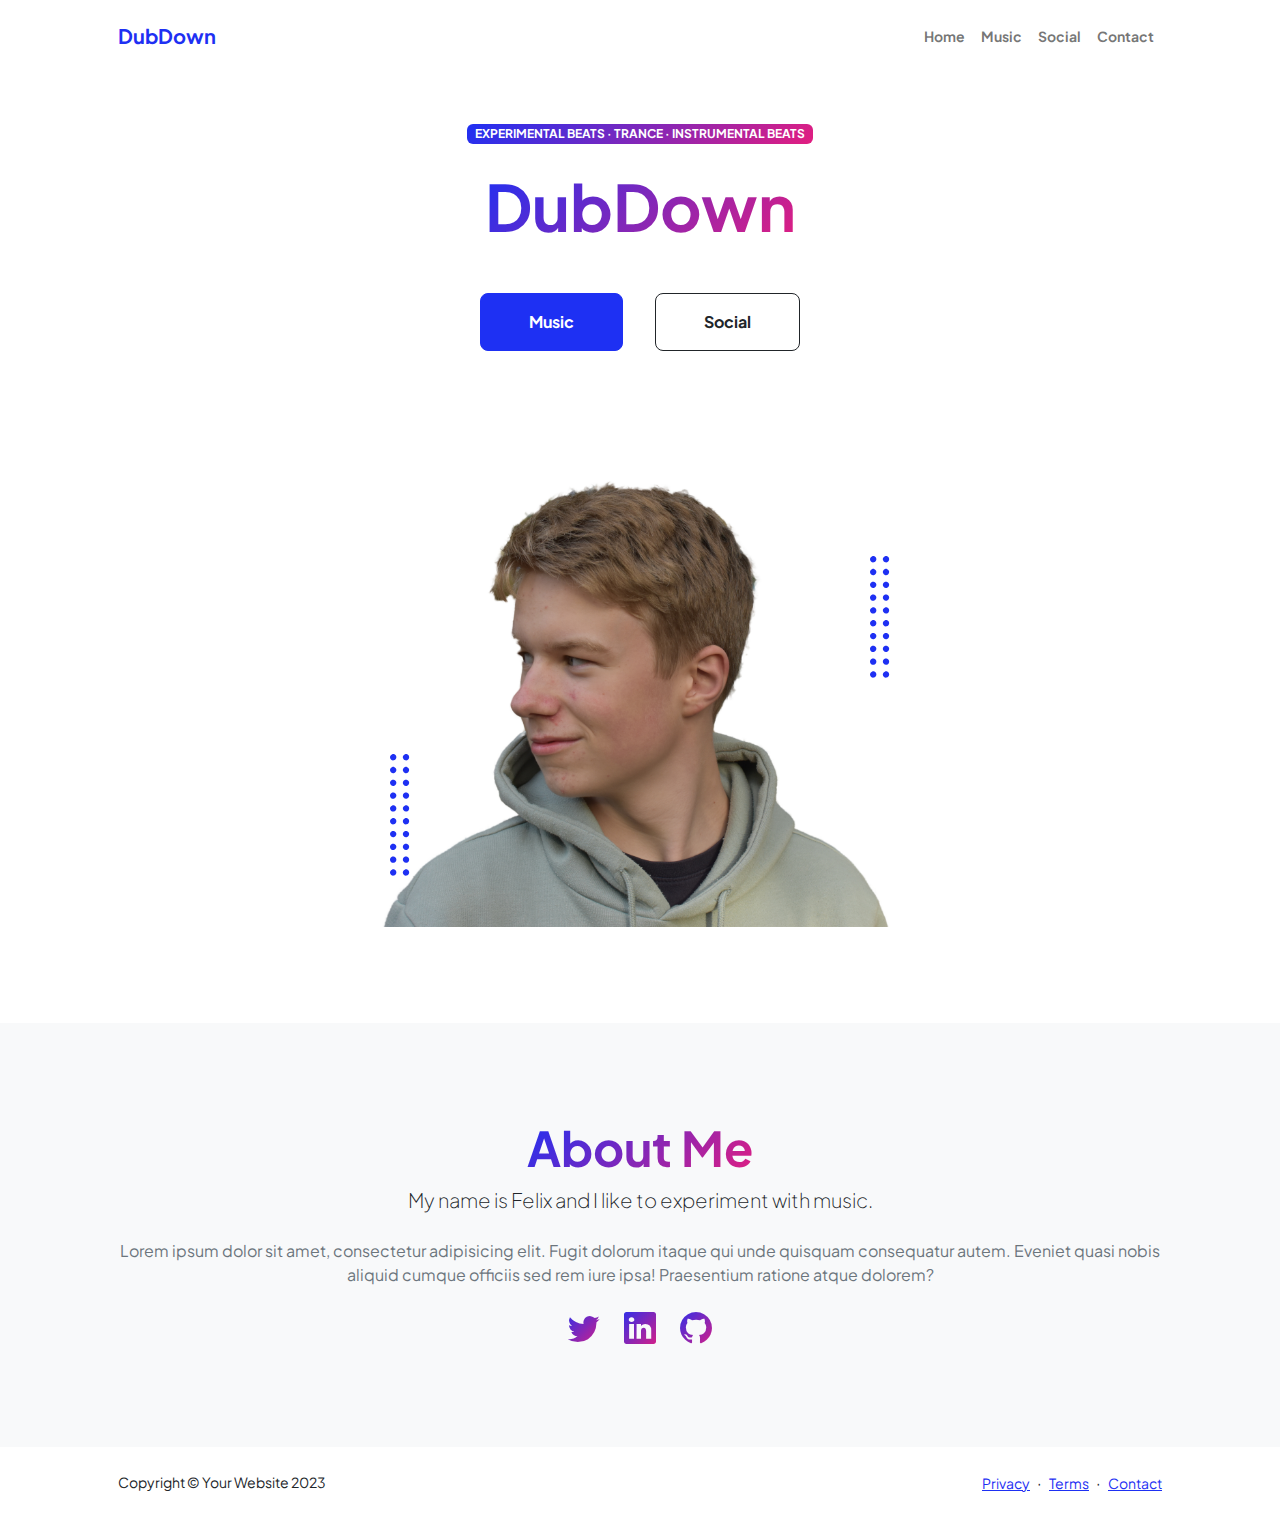
<file: music/artist/dubdown/index.html>
<!DOCTYPE html>
<html lang="en">
    <head>
        <meta charset="utf-8" />
        <meta name="viewport" content="width=device-width, initial-scale=1, shrink-to-fit=no" />
        <meta name="description" content="" />
        <meta name="author" content="" />
        <title>DubDown - Music Producer</title>
        <!-- Favicon-->
        <link rel="icon" type="image/x-icon" href="assets/favicon.ico" />
        <!-- Custom Google font-->
        <link rel="preconnect" href="https://fonts.googleapis.com" />
        <link rel="preconnect" href="https://fonts.gstatic.com" crossorigin />
        <link href="https://fonts.googleapis.com/css2?family=Plus+Jakarta+Sans:wght@100;200;300;400;500;600;700;800;900&amp;display=swap" rel="stylesheet" />
        <!-- Bootstrap icons-->
        <link href="https://cdn.jsdelivr.net/npm/bootstrap-icons@1.8.1/font/bootstrap-icons.css" rel="stylesheet" />
        <!-- Core theme CSS (includes Bootstrap)-->
        <link href="css/styles.css" rel="stylesheet" />
    </head>
    <body class="d-flex flex-column h-100">
        <main class="flex-shrink-0">
            <!-- Navigation-->
            <nav class="navbar navbar-expand-lg navbar-light bg-white py-3">
                <div class="container px-5">
                    <a class="navbar-brand" href="index.html"><span class="fw-bolder text-primary">DubDown</span></a>
                    <button class="navbar-toggler" type="button" data-bs-toggle="collapse" data-bs-target="#navbarSupportedContent" aria-controls="navbarSupportedContent" aria-expanded="false" aria-label="Toggle navigation"><span class="navbar-toggler-icon"></span></button>
                    <div class="collapse navbar-collapse" id="navbarSupportedContent">
                        <ul class="navbar-nav ms-auto mb-2 mb-lg-0 small fw-bolder">
                            <li class="nav-item"><a class="nav-link" href="index.html">Home</a></li>
                            <li class="nav-item"><a class="nav-link" href="music.html">Music</a></li>
                            <li class="nav-item"><a class="nav-link" href="social.html">Social</a></li>
                            <li class="nav-item"><a class="nav-link" href="contact.html">Contact</a></li>
                        </ul>
                    </div>
                </div>
            </nav>
            <!-- Header-->
            <header class="py-5">
                <div class="container px-5 pb-5">
                    <div class="row gx-5 align-items-center">
                        <div class="col-xxl-5">
                            <!-- Header text content-->
                            <div class="text-center text-xxl-start">
                                <div class="badge bg-gradient-primary-to-secondary text-white mb-4"><div class="text-uppercase">Experimental Beats &middot; Trance &middot; Instrumental Beats</div></div>
                                <h1 class="display-3 fw-bolder mb-5"><span class="text-gradient d-inline">DubDown</span></h1>
                                <div class="d-grid gap-3 d-sm-flex justify-content-sm-center justify-content-xxl-start mb-3">
                                    <a class="btn btn-primary btn-lg px-5 py-3 me-sm-3 fs-6 fw-bolder" href="music.html">Music</a>
                                    <a class="btn btn-outline-dark btn-lg px-5 py-3 fs-6 fw-bolder" href="social.html">Social</a>
                                </div>
                            </div>
                        </div>
                        <div class="col-xxl-7">
                            <!-- Header profile picture-->
                            <div class="d-flex justify-content-center mt-5 mt-xxl-0">
                                <div class="profile bg-gradient-primary-to-secondary">
                                    <!-- TIP: For best results, use a photo with a transparent background like the demo example below-->
                                    <!-- Watch a tutorial on how to do this on YouTube (link)-->
                                    <img class="profile-img" src="assets/avatar.jpg" alt="..." />
                                    <div class="dots-1">
                                        <!-- SVG Dots-->
                                        <svg version="1.1" xmlns="http://www.w3.org/2000/svg" xmlns:xlink="http://www.w3.org/1999/xlink" x="0px" y="0px" viewBox="0 0 191.6 1215.4" style="enable-background: new 0 0 191.6 1215.4" xml:space="preserve">
                                            <g transform="translate(0.000000,1280.000000) scale(0.100000,-0.100000)">
                                                <path d="M227.7,12788.6c-105-35-200-141-222-248c-43-206,163-412,369-369c155,32,275,190,260,339c-11,105-90,213-190,262        C383.7,12801.6,289.7,12808.6,227.7,12788.6z"></path>
                                                <path d="M1507.7,12788.6c-151-50-253-216-222-362c25-119,136-230,254-255c194-41,395,142,375,339c-11,105-90,213-190,262        C1663.7,12801.6,1569.7,12808.6,1507.7,12788.6z"></path>
                                                <path d="M227.7,11508.6c-105-35-200-141-222-248c-43-206,163-412,369-369c155,32,275,190,260,339c-11,105-90,213-190,262        C383.7,11521.6,289.7,11528.6,227.7,11508.6z"></path>
                                                <path d="M1507.7,11508.6c-151-50-253-216-222-362c25-119,136-230,254-255c194-41,395,142,375,339c-11,105-90,213-190,262        C1663.7,11521.6,1569.7,11528.6,1507.7,11508.6z"></path>
                                                <path d="M227.7,10228.6c-105-35-200-141-222-248c-43-206,163-412,369-369c155,32,275,190,260,339c-11,105-90,213-190,262        C383.7,10241.6,289.7,10248.6,227.7,10228.6z"></path>
                                                <path d="M1507.7,10228.6c-105-35-200-141-222-248c-43-206,163-412,369-369c155,32,275,190,260,339c-11,105-90,213-190,262        C1663.7,10241.6,1569.7,10248.6,1507.7,10228.6z"></path>
                                                <path d="M227.7,8948.6c-105-35-200-141-222-248c-43-206,163-412,369-369c155,32,275,190,260,339c-11,105-90,213-190,262        C383.7,8961.6,289.7,8968.6,227.7,8948.6z"></path>
                                                <path d="M1507.7,8948.6c-105-35-200-141-222-248c-43-206,163-412,369-369c155,32,275,190,260,339c-11,105-90,213-190,262        C1663.7,8961.6,1569.7,8968.6,1507.7,8948.6z"></path>
                                                <path d="M227.7,7668.6c-105-35-200-141-222-248c-43-206,163-412,369-369c155,32,275,190,260,339c-11,105-90,213-190,262        C383.7,7681.6,289.7,7688.6,227.7,7668.6z"></path>
                                                <path d="M1507.7,7668.6c-105-35-200-141-222-248c-43-206,163-412,369-369c155,32,275,190,260,339c-11,105-90,213-190,262        C1663.7,7681.6,1569.7,7688.6,1507.7,7668.6z"></path>
                                                <path d="M227.7,6388.6c-105-35-200-141-222-248c-43-206,163-412,369-369c155,32,275,190,260,339c-11,105-90,213-190,262        C383.7,6401.6,289.7,6408.6,227.7,6388.6z"></path>
                                                <path d="M1507.7,6388.6c-105-35-200-141-222-248c-43-206,163-412,369-369c155,32,275,190,260,339c-11,105-90,213-190,262        C1663.7,6401.6,1569.7,6408.6,1507.7,6388.6z"></path>
                                                <path d="M227.7,5108.6c-105-35-200-141-222-248c-43-206,163-412,369-369c155,32,275,190,260,339c-11,105-90,213-190,262        C383.7,5121.6,289.7,5128.6,227.7,5108.6z"></path>
                                                <path d="M1507.7,5108.6c-105-35-200-141-222-248c-43-206,163-412,369-369c155,32,275,190,260,339c-11,105-90,213-190,262        C1663.7,5121.6,1569.7,5128.6,1507.7,5108.6z"></path>
                                                <path d="M227.7,3828.6c-105-35-200-141-222-248c-43-206,163-412,369-369c155,32,275,190,260,339c-11,105-90,213-190,262        C383.7,3841.6,289.7,3848.6,227.7,3828.6z"></path>
                                                <path d="M1507.7,3828.6c-105-35-200-141-222-248c-43-206,163-412,369-369c155,32,275,190,260,339c-11,105-90,213-190,262        C1663.7,3841.6,1569.7,3848.6,1507.7,3828.6z"></path>
                                                <path d="M227.7,2548.6c-105-35-200-141-222-248c-43-206,163-412,369-369c155,32,275,190,260,339c-11,105-90,213-190,262        C383.7,2561.6,289.7,2568.6,227.7,2548.6z"></path>
                                                <path d="M1507.7,2548.6c-105-35-200-141-222-248c-43-206,163-412,369-369c155,32,275,190,260,339c-11,105-90,213-190,262        C1663.7,2561.6,1569.7,2568.6,1507.7,2548.6z"></path>
                                                <path d="M227.7,1268.6c-105-35-200-141-222-248c-43-206,163-412,369-369c155,32,275,190,260,339c-11,105-90,213-190,262        C383.7,1281.6,289.7,1288.6,227.7,1268.6z"></path>
                                                <path d="M1507.7,1268.6c-105-35-200-141-222-248c-43-206,163-412,369-369c155,32,275,190,260,339c-11,105-90,213-190,262        C1663.7,1281.6,1569.7,1288.6,1507.7,1268.6z"></path>
                                            </g>
                                        </svg>
                                        <!-- END of SVG dots-->
                                    </div>
                                    <div class="dots-2">
                                        <!-- SVG Dots-->
                                        <svg version="1.1" xmlns="http://www.w3.org/2000/svg" xmlns:xlink="http://www.w3.org/1999/xlink" x="0px" y="0px" viewBox="0 0 191.6 1215.4" style="enable-background: new 0 0 191.6 1215.4" xml:space="preserve">
                                            <g transform="translate(0.000000,1280.000000) scale(0.100000,-0.100000)">
                                                <path d="M227.7,12788.6c-105-35-200-141-222-248c-43-206,163-412,369-369c155,32,275,190,260,339c-11,105-90,213-190,262        C383.7,12801.6,289.7,12808.6,227.7,12788.6z"></path>
                                                <path d="M1507.7,12788.6c-151-50-253-216-222-362c25-119,136-230,254-255c194-41,395,142,375,339c-11,105-90,213-190,262        C1663.7,12801.6,1569.7,12808.6,1507.7,12788.6z"></path>
                                                <path d="M227.7,11508.6c-105-35-200-141-222-248c-43-206,163-412,369-369c155,32,275,190,260,339c-11,105-90,213-190,262        C383.7,11521.6,289.7,11528.6,227.7,11508.6z"></path>
                                                <path d="M1507.7,11508.6c-151-50-253-216-222-362c25-119,136-230,254-255c194-41,395,142,375,339c-11,105-90,213-190,262        C1663.7,11521.6,1569.7,11528.6,1507.7,11508.6z"></path>
                                                <path d="M227.7,10228.6c-105-35-200-141-222-248c-43-206,163-412,369-369c155,32,275,190,260,339c-11,105-90,213-190,262        C383.7,10241.6,289.7,10248.6,227.7,10228.6z"></path>
                                                <path d="M1507.7,10228.6c-105-35-200-141-222-248c-43-206,163-412,369-369c155,32,275,190,260,339c-11,105-90,213-190,262        C1663.7,10241.6,1569.7,10248.6,1507.7,10228.6z"></path>
                                                <path d="M227.7,8948.6c-105-35-200-141-222-248c-43-206,163-412,369-369c155,32,275,190,260,339c-11,105-90,213-190,262        C383.7,8961.6,289.7,8968.6,227.7,8948.6z"></path>
                                                <path d="M1507.7,8948.6c-105-35-200-141-222-248c-43-206,163-412,369-369c155,32,275,190,260,339c-11,105-90,213-190,262        C1663.7,8961.6,1569.7,8968.6,1507.7,8948.6z"></path>
                                                <path d="M227.7,7668.6c-105-35-200-141-222-248c-43-206,163-412,369-369c155,32,275,190,260,339c-11,105-90,213-190,262        C383.7,7681.6,289.7,7688.6,227.7,7668.6z"></path>
                                                <path d="M1507.7,7668.6c-105-35-200-141-222-248c-43-206,163-412,369-369c155,32,275,190,260,339c-11,105-90,213-190,262        C1663.7,7681.6,1569.7,7688.6,1507.7,7668.6z"></path>
                                                <path d="M227.7,6388.6c-105-35-200-141-222-248c-43-206,163-412,369-369c155,32,275,190,260,339c-11,105-90,213-190,262        C383.7,6401.6,289.7,6408.6,227.7,6388.6z"></path>
                                                <path d="M1507.7,6388.6c-105-35-200-141-222-248c-43-206,163-412,369-369c155,32,275,190,260,339c-11,105-90,213-190,262        C1663.7,6401.6,1569.7,6408.6,1507.7,6388.6z"></path>
                                                <path d="M227.7,5108.6c-105-35-200-141-222-248c-43-206,163-412,369-369c155,32,275,190,260,339c-11,105-90,213-190,262        C383.7,5121.6,289.7,5128.6,227.7,5108.6z"></path>
                                                <path d="M1507.7,5108.6c-105-35-200-141-222-248c-43-206,163-412,369-369c155,32,275,190,260,339c-11,105-90,213-190,262        C1663.7,5121.6,1569.7,5128.6,1507.7,5108.6z"></path>
                                                <path d="M227.7,3828.6c-105-35-200-141-222-248c-43-206,163-412,369-369c155,32,275,190,260,339c-11,105-90,213-190,262        C383.7,3841.6,289.7,3848.6,227.7,3828.6z"></path>
                                                <path d="M1507.7,3828.6c-105-35-200-141-222-248c-43-206,163-412,369-369c155,32,275,190,260,339c-11,105-90,213-190,262        C1663.7,3841.6,1569.7,3848.6,1507.7,3828.6z"></path>
                                                <path d="M227.7,2548.6c-105-35-200-141-222-248c-43-206,163-412,369-369c155,32,275,190,260,339c-11,105-90,213-190,262        C383.7,2561.6,289.7,2568.6,227.7,2548.6z"></path>
                                                <path d="M1507.7,2548.6c-105-35-200-141-222-248c-43-206,163-412,369-369c155,32,275,190,260,339c-11,105-90,213-190,262        C1663.7,2561.6,1569.7,2568.6,1507.7,2548.6z"></path>
                                                <path d="M227.7,1268.6c-105-35-200-141-222-248c-43-206,163-412,369-369c155,32,275,190,260,339c-11,105-90,213-190,262        C383.7,1281.6,289.7,1288.6,227.7,1268.6z"></path>
                                                <path d="M1507.7,1268.6c-105-35-200-141-222-248c-43-206,163-412,369-369c155,32,275,190,260,339c-11,105-90,213-190,262        C1663.7,1281.6,1569.7,1288.6,1507.7,1268.6z"></path>
                                            </g>
                                        </svg>
                                        <!-- END of SVG dots-->
                                    </div>
                                    <div class="dots-3">
                                        <!-- SVG Dots-->
                                        <svg version="1.1" xmlns="http://www.w3.org/2000/svg" xmlns:xlink="http://www.w3.org/1999/xlink" x="0px" y="0px" viewBox="0 0 191.6 1215.4" style="enable-background: new 0 0 191.6 1215.4" xml:space="preserve">
                                            <g transform="translate(0.000000,1280.000000) scale(0.100000,-0.100000)">
                                                <path d="M227.7,12788.6c-105-35-200-141-222-248c-43-206,163-412,369-369c155,32,275,190,260,339c-11,105-90,213-190,262        C383.7,12801.6,289.7,12808.6,227.7,12788.6z"></path>
                                                <path d="M1507.7,12788.6c-151-50-253-216-222-362c25-119,136-230,254-255c194-41,395,142,375,339c-11,105-90,213-190,262        C1663.7,12801.6,1569.7,12808.6,1507.7,12788.6z"></path>
                                                <path d="M227.7,11508.6c-105-35-200-141-222-248c-43-206,163-412,369-369c155,32,275,190,260,339c-11,105-90,213-190,262        C383.7,11521.6,289.7,11528.6,227.7,11508.6z"></path>
                                                <path d="M1507.7,11508.6c-151-50-253-216-222-362c25-119,136-230,254-255c194-41,395,142,375,339c-11,105-90,213-190,262        C1663.7,11521.6,1569.7,11528.6,1507.7,11508.6z"></path>
                                                <path d="M227.7,10228.6c-105-35-200-141-222-248c-43-206,163-412,369-369c155,32,275,190,260,339c-11,105-90,213-190,262        C383.7,10241.6,289.7,10248.6,227.7,10228.6z"></path>
                                                <path d="M1507.7,10228.6c-105-35-200-141-222-248c-43-206,163-412,369-369c155,32,275,190,260,339c-11,105-90,213-190,262        C1663.7,10241.6,1569.7,10248.6,1507.7,10228.6z"></path>
                                                <path d="M227.7,8948.6c-105-35-200-141-222-248c-43-206,163-412,369-369c155,32,275,190,260,339c-11,105-90,213-190,262        C383.7,8961.6,289.7,8968.6,227.7,8948.6z"></path>
                                                <path d="M1507.7,8948.6c-105-35-200-141-222-248c-43-206,163-412,369-369c155,32,275,190,260,339c-11,105-90,213-190,262        C1663.7,8961.6,1569.7,8968.6,1507.7,8948.6z"></path>
                                                <path d="M227.7,7668.6c-105-35-200-141-222-248c-43-206,163-412,369-369c155,32,275,190,260,339c-11,105-90,213-190,262        C383.7,7681.6,289.7,7688.6,227.7,7668.6z"></path>
                                                <path d="M1507.7,7668.6c-105-35-200-141-222-248c-43-206,163-412,369-369c155,32,275,190,260,339c-11,105-90,213-190,262        C1663.7,7681.6,1569.7,7688.6,1507.7,7668.6z"></path>
                                                <path d="M227.7,6388.6c-105-35-200-141-222-248c-43-206,163-412,369-369c155,32,275,190,260,339c-11,105-90,213-190,262        C383.7,6401.6,289.7,6408.6,227.7,6388.6z"></path>
                                                <path d="M1507.7,6388.6c-105-35-200-141-222-248c-43-206,163-412,369-369c155,32,275,190,260,339c-11,105-90,213-190,262        C1663.7,6401.6,1569.7,6408.6,1507.7,6388.6z"></path>
                                                <path d="M227.7,5108.6c-105-35-200-141-222-248c-43-206,163-412,369-369c155,32,275,190,260,339c-11,105-90,213-190,262        C383.7,5121.6,289.7,5128.6,227.7,5108.6z"></path>
                                                <path d="M1507.7,5108.6c-105-35-200-141-222-248c-43-206,163-412,369-369c155,32,275,190,260,339c-11,105-90,213-190,262        C1663.7,5121.6,1569.7,5128.6,1507.7,5108.6z"></path>
                                                <path d="M227.7,3828.6c-105-35-200-141-222-248c-43-206,163-412,369-369c155,32,275,190,260,339c-11,105-90,213-190,262        C383.7,3841.6,289.7,3848.6,227.7,3828.6z"></path>
                                                <path d="M1507.7,3828.6c-105-35-200-141-222-248c-43-206,163-412,369-369c155,32,275,190,260,339c-11,105-90,213-190,262        C1663.7,3841.6,1569.7,3848.6,1507.7,3828.6z"></path>
                                                <path d="M227.7,2548.6c-105-35-200-141-222-248c-43-206,163-412,369-369c155,32,275,190,260,339c-11,105-90,213-190,262        C383.7,2561.6,289.7,2568.6,227.7,2548.6z"></path>
                                                <path d="M1507.7,2548.6c-105-35-200-141-222-248c-43-206,163-412,369-369c155,32,275,190,260,339c-11,105-90,213-190,262        C1663.7,2561.6,1569.7,2568.6,1507.7,2548.6z"></path>
                                                <path d="M227.7,1268.6c-105-35-200-141-222-248c-43-206,163-412,369-369c155,32,275,190,260,339c-11,105-90,213-190,262        C383.7,1281.6,289.7,1288.6,227.7,1268.6z"></path>
                                                <path d="M1507.7,1268.6c-105-35-200-141-222-248c-43-206,163-412,369-369c155,32,275,190,260,339c-11,105-90,213-190,262        C1663.7,1281.6,1569.7,1288.6,1507.7,1268.6z"></path>
                                            </g>
                                        </svg>
                                        <!-- END of SVG dots-->
                                    </div>
                                    <div class="dots-4">
                                        <!-- SVG Dots-->
                                        <svg version="1.1" xmlns="http://www.w3.org/2000/svg" xmlns:xlink="http://www.w3.org/1999/xlink" x="0px" y="0px" viewBox="0 0 191.6 1215.4" style="enable-background: new 0 0 191.6 1215.4" xml:space="preserve">
                                            <g transform="translate(0.000000,1280.000000) scale(0.100000,-0.100000)">
                                                <path d="M227.7,12788.6c-105-35-200-141-222-248c-43-206,163-412,369-369c155,32,275,190,260,339c-11,105-90,213-190,262        C383.7,12801.6,289.7,12808.6,227.7,12788.6z"></path>
                                                <path d="M1507.7,12788.6c-151-50-253-216-222-362c25-119,136-230,254-255c194-41,395,142,375,339c-11,105-90,213-190,262        C1663.7,12801.6,1569.7,12808.6,1507.7,12788.6z"></path>
                                                <path d="M227.7,11508.6c-105-35-200-141-222-248c-43-206,163-412,369-369c155,32,275,190,260,339c-11,105-90,213-190,262        C383.7,11521.6,289.7,11528.6,227.7,11508.6z"></path>
                                                <path d="M1507.7,11508.6c-151-50-253-216-222-362c25-119,136-230,254-255c194-41,395,142,375,339c-11,105-90,213-190,262        C1663.7,11521.6,1569.7,11528.6,1507.7,11508.6z"></path>
                                                <path d="M227.7,10228.6c-105-35-200-141-222-248c-43-206,163-412,369-369c155,32,275,190,260,339c-11,105-90,213-190,262        C383.7,10241.6,289.7,10248.6,227.7,10228.6z"></path>
                                                <path d="M1507.7,10228.6c-105-35-200-141-222-248c-43-206,163-412,369-369c155,32,275,190,260,339c-11,105-90,213-190,262        C1663.7,10241.6,1569.7,10248.6,1507.7,10228.6z"></path>
                                                <path d="M227.7,8948.6c-105-35-200-141-222-248c-43-206,163-412,369-369c155,32,275,190,260,339c-11,105-90,213-190,262        C383.7,8961.6,289.7,8968.6,227.7,8948.6z"></path>
                                                <path d="M1507.7,8948.6c-105-35-200-141-222-248c-43-206,163-412,369-369c155,32,275,190,260,339c-11,105-90,213-190,262        C1663.7,8961.6,1569.7,8968.6,1507.7,8948.6z"></path>
                                                <path d="M227.7,7668.6c-105-35-200-141-222-248c-43-206,163-412,369-369c155,32,275,190,260,339c-11,105-90,213-190,262        C383.7,7681.6,289.7,7688.6,227.7,7668.6z"></path>
                                                <path d="M1507.7,7668.6c-105-35-200-141-222-248c-43-206,163-412,369-369c155,32,275,190,260,339c-11,105-90,213-190,262        C1663.7,7681.6,1569.7,7688.6,1507.7,7668.6z"></path>
                                                <path d="M227.7,6388.6c-105-35-200-141-222-248c-43-206,163-412,369-369c155,32,275,190,260,339c-11,105-90,213-190,262        C383.7,6401.6,289.7,6408.6,227.7,6388.6z"></path>
                                                <path d="M1507.7,6388.6c-105-35-200-141-222-248c-43-206,163-412,369-369c155,32,275,190,260,339c-11,105-90,213-190,262        C1663.7,6401.6,1569.7,6408.6,1507.7,6388.6z"></path>
                                                <path d="M227.7,5108.6c-105-35-200-141-222-248c-43-206,163-412,369-369c155,32,275,190,260,339c-11,105-90,213-190,262        C383.7,5121.6,289.7,5128.6,227.7,5108.6z"></path>
                                                <path d="M1507.7,5108.6c-105-35-200-141-222-248c-43-206,163-412,369-369c155,32,275,190,260,339c-11,105-90,213-190,262        C1663.7,5121.6,1569.7,5128.6,1507.7,5108.6z"></path>
                                                <path d="M227.7,3828.6c-105-35-200-141-222-248c-43-206,163-412,369-369c155,32,275,190,260,339c-11,105-90,213-190,262        C383.7,3841.6,289.7,3848.6,227.7,3828.6z"></path>
                                                <path d="M1507.7,3828.6c-105-35-200-141-222-248c-43-206,163-412,369-369c155,32,275,190,260,339c-11,105-90,213-190,262        C1663.7,3841.6,1569.7,3848.6,1507.7,3828.6z"></path>
                                                <path d="M227.7,2548.6c-105-35-200-141-222-248c-43-206,163-412,369-369c155,32,275,190,260,339c-11,105-90,213-190,262        C383.7,2561.6,289.7,2568.6,227.7,2548.6z"></path>
                                                <path d="M1507.7,2548.6c-105-35-200-141-222-248c-43-206,163-412,369-369c155,32,275,190,260,339c-11,105-90,213-190,262        C1663.7,2561.6,1569.7,2568.6,1507.7,2548.6z"></path>
                                                <path d="M227.7,1268.6c-105-35-200-141-222-248c-43-206,163-412,369-369c155,32,275,190,260,339c-11,105-90,213-190,262        C383.7,1281.6,289.7,1288.6,227.7,1268.6z"></path>
                                                <path d="M1507.7,1268.6c-105-35-200-141-222-248c-43-206,163-412,369-369c155,32,275,190,260,339c-11,105-90,213-190,262        C1663.7,1281.6,1569.7,1288.6,1507.7,1268.6z"></path>
                                            </g>
                                        </svg>
                                        <!-- END of SVG dots-->
                                    </div>
                                </div>
                            </div>
                        </div>
                    </div>
                </div>
            </header>
            <!-- About Section-->
            <section class="bg-light py-5">
                <div class="container px-5">
                    <div class="row gx-5 justify-content-center">
                        <div class="col-xxl-8">
                            <div class="text-center my-5">
                                <h2 class="display-5 fw-bolder"><span class="text-gradient d-inline">About Me</span></h2>
                                <p class="lead fw-light mb-4">My name is Felix and I like to experiment with music.</p>
                                <p class="text-muted">Lorem ipsum dolor sit amet, consectetur adipisicing elit. Fugit dolorum itaque qui unde quisquam consequatur autem. Eveniet quasi nobis aliquid cumque officiis sed rem iure ipsa! Praesentium ratione atque dolorem?</p>
                                <div class="d-flex justify-content-center fs-2 gap-4">
                                    <a class="text-gradient" href="#!"><i class="bi bi-twitter"></i></a>
                                    <a class="text-gradient" href="#!"><i class="bi bi-linkedin"></i></a>
                                    <a class="text-gradient" href="#!"><i class="bi bi-github"></i></a>
                                </div>
                            </div>
                        </div>
                    </div>
                </div>
            </section>
        </main>
        <!-- Footer-->
        <footer class="bg-white py-4 mt-auto">
            <div class="container px-5">
                <div class="row align-items-center justify-content-between flex-column flex-sm-row">
                    <div class="col-auto"><div class="small m-0">Copyright &copy; Your Website 2023</div></div>
                    <div class="col-auto">
                        <a class="small" href="#!">Privacy</a>
                        <span class="mx-1">&middot;</span>
                        <a class="small" href="#!">Terms</a>
                        <span class="mx-1">&middot;</span>
                        <a class="small" href="#!">Contact</a>
                    </div>
                </div>
            </div>
        </footer>
        <!-- Bootstrap core JS-->
        <script src="https://cdn.jsdelivr.net/npm/bootstrap@5.2.3/dist/js/bootstrap.bundle.min.js"></script>
        <!-- Core theme JS-->
        <script src="js/scripts.js"></script>
    </body>
</html>
</file>
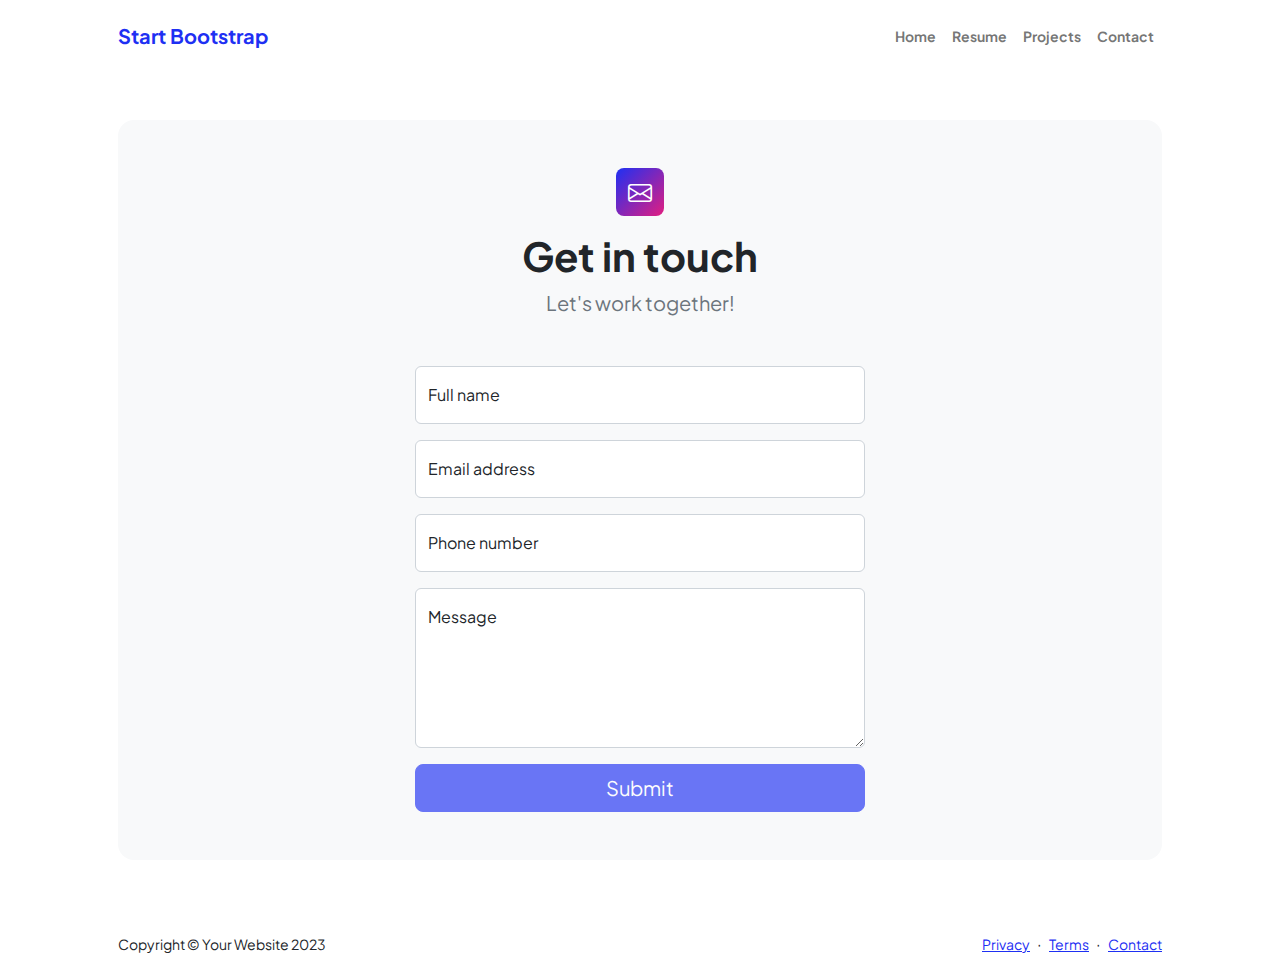
<file: music/artist/dubdown/contact.html>
<!DOCTYPE html>
<html lang="en">
    <head>
        <meta charset="utf-8" />
        <meta name="viewport" content="width=device-width, initial-scale=1, shrink-to-fit=no" />
        <meta name="description" content />
        <meta name="author" content />
        <title>Modern Business - Start Bootstrap Template</title>
        <!-- Favicon-->
        <link rel="icon" type="image/x-icon" href="assets/favicon.ico" />
        <!-- Custom Google font-->
        <link rel="preconnect" href="https://fonts.googleapis.com" />
        <link rel="preconnect" href="https://fonts.gstatic.com" crossorigin />
        <link href="https://fonts.googleapis.com/css2?family=Plus+Jakarta+Sans:wght@100;200;300;400;500;600;700;800;900&amp;display=swap" rel="stylesheet" />
        <!-- Bootstrap icons-->
        <link href="https://cdn.jsdelivr.net/npm/bootstrap-icons@1.8.1/font/bootstrap-icons.css" rel="stylesheet" />
        <!-- Core theme CSS (includes Bootstrap)-->
        <link href="css/styles.css" rel="stylesheet" />
    </head>
    <body class="d-flex flex-column">
        <main class="flex-shrink-0">
            <!-- Navigation-->
            <nav class="navbar navbar-expand-lg navbar-light bg-white py-3">
                <div class="container px-5">
                    <a class="navbar-brand" href="index.html"><span class="fw-bolder text-primary">Start Bootstrap</span></a>
                    <button class="navbar-toggler" type="button" data-bs-toggle="collapse" data-bs-target="#navbarSupportedContent" aria-controls="navbarSupportedContent" aria-expanded="false" aria-label="Toggle navigation"><span class="navbar-toggler-icon"></span></button>
                    <div class="collapse navbar-collapse" id="navbarSupportedContent">
                        <ul class="navbar-nav ms-auto mb-2 mb-lg-0 small fw-bolder">
                            <li class="nav-item"><a class="nav-link" href="index.html">Home</a></li>
                            <li class="nav-item"><a class="nav-link" href="resume.html">Resume</a></li>
                            <li class="nav-item"><a class="nav-link" href="projects.html">Projects</a></li>
                            <li class="nav-item"><a class="nav-link" href="contact.html">Contact</a></li>
                        </ul>
                    </div>
                </div>
            </nav>
            <!-- Page content-->
            <section class="py-5">
                <div class="container px-5">
                    <!-- Contact form-->
                    <div class="bg-light rounded-4 py-5 px-4 px-md-5">
                        <div class="text-center mb-5">
                            <div class="feature bg-primary bg-gradient-primary-to-secondary text-white rounded-3 mb-3"><i class="bi bi-envelope"></i></div>
                            <h1 class="fw-bolder">Get in touch</h1>
                            <p class="lead fw-normal text-muted mb-0">Let's work together!</p>
                        </div>
                        <div class="row gx-5 justify-content-center">
                            <div class="col-lg-8 col-xl-6">
                                <!-- * * * * * * * * * * * * * * *-->
                                <!-- * * SB Forms Contact Form * *-->
                                <!-- * * * * * * * * * * * * * * *-->
                                <!-- This form is pre-integrated with SB Forms.-->
                                <!-- To make this form functional, sign up at-->
                                <!-- https://startbootstrap.com/solution/contact-forms-->
                                <!-- to get an API token!-->
                                <form id="contactForm" data-sb-form-api-token="API_TOKEN">
                                    <!-- Name input-->
                                    <div class="form-floating mb-3">
                                        <input class="form-control" id="name" type="text" placeholder="Enter your name..." data-sb-validations="required" />
                                        <label for="name">Full name</label>
                                        <div class="invalid-feedback" data-sb-feedback="name:required">A name is required.</div>
                                    </div>
                                    <!-- Email address input-->
                                    <div class="form-floating mb-3">
                                        <input class="form-control" id="email" type="email" placeholder="name@example.com" data-sb-validations="required,email" />
                                        <label for="email">Email address</label>
                                        <div class="invalid-feedback" data-sb-feedback="email:required">An email is required.</div>
                                        <div class="invalid-feedback" data-sb-feedback="email:email">Email is not valid.</div>
                                    </div>
                                    <!-- Phone number input-->
                                    <div class="form-floating mb-3">
                                        <input class="form-control" id="phone" type="tel" placeholder="(123) 456-7890" data-sb-validations="required" />
                                        <label for="phone">Phone number</label>
                                        <div class="invalid-feedback" data-sb-feedback="phone:required">A phone number is required.</div>
                                    </div>
                                    <!-- Message input-->
                                    <div class="form-floating mb-3">
                                        <textarea class="form-control" id="message" type="text" placeholder="Enter your message here..." style="height: 10rem" data-sb-validations="required"></textarea>
                                        <label for="message">Message</label>
                                        <div class="invalid-feedback" data-sb-feedback="message:required">A message is required.</div>
                                    </div>
                                    <!-- Submit success message-->
                                    <!---->
                                    <!-- This is what your users will see when the form-->
                                    <!-- has successfully submitted-->
                                    <div class="d-none" id="submitSuccessMessage">
                                        <div class="text-center mb-3">
                                            <div class="fw-bolder">Form submission successful!</div>
                                            To activate this form, sign up at
                                            <br />
                                            <a href="https://startbootstrap.com/solution/contact-forms">https://startbootstrap.com/solution/contact-forms</a>
                                        </div>
                                    </div>
                                    <!-- Submit error message-->
                                    <!---->
                                    <!-- This is what your users will see when there is-->
                                    <!-- an error submitting the form-->
                                    <div class="d-none" id="submitErrorMessage"><div class="text-center text-danger mb-3">Error sending message!</div></div>
                                    <!-- Submit Button-->
                                    <div class="d-grid"><button class="btn btn-primary btn-lg disabled" id="submitButton" type="submit">Submit</button></div>
                                </form>
                            </div>
                        </div>
                    </div>
                </div>
            </section>
        </main>
        <!-- Footer-->
        <footer class="bg-white py-4 mt-auto">
            <div class="container px-5">
                <div class="row align-items-center justify-content-between flex-column flex-sm-row">
                    <div class="col-auto"><div class="small m-0">Copyright &copy; Your Website 2023</div></div>
                    <div class="col-auto">
                        <a class="small" href="#!">Privacy</a>
                        <span class="mx-1">&middot;</span>
                        <a class="small" href="#!">Terms</a>
                        <span class="mx-1">&middot;</span>
                        <a class="small" href="#!">Contact</a>
                    </div>
                </div>
            </div>
        </footer>
        <!-- Bootstrap core JS-->
        <script src="https://cdn.jsdelivr.net/npm/bootstrap@5.2.3/dist/js/bootstrap.bundle.min.js"></script>
        <!-- Core theme JS-->
        <script src="js/scripts.js"></script>
        <!-- * * * * * * * * * * * * * * * * * * * * * * * * * * * * * * * * * * * * * * * *-->
        <!-- * *                               SB Forms JS                               * *-->
        <!-- * * Activate your form at https://startbootstrap.com/solution/contact-forms * *-->
        <!-- * * * * * * * * * * * * * * * * * * * * * * * * * * * * * * * * * * * * * * * *-->
        <script src="https://cdn.startbootstrap.com/sb-forms-latest.js"></script>
    </body>
</html>
</file>
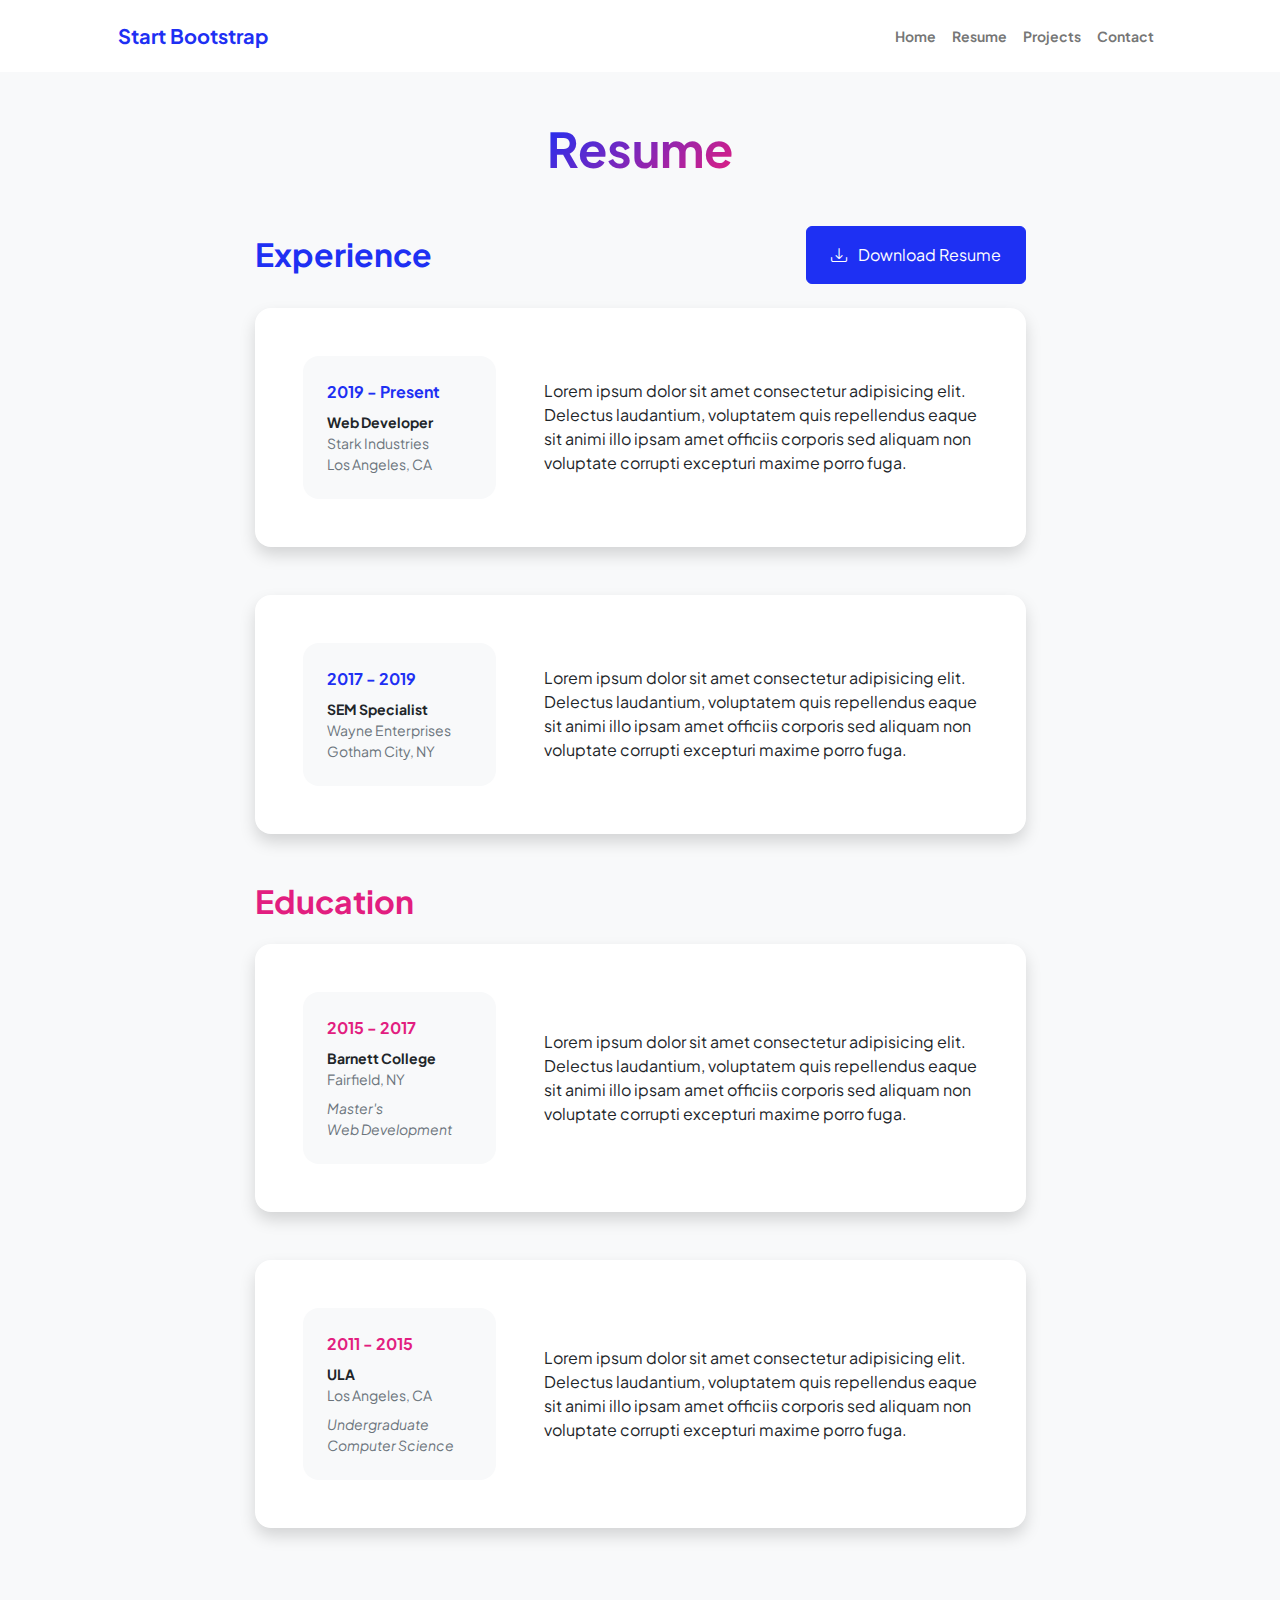
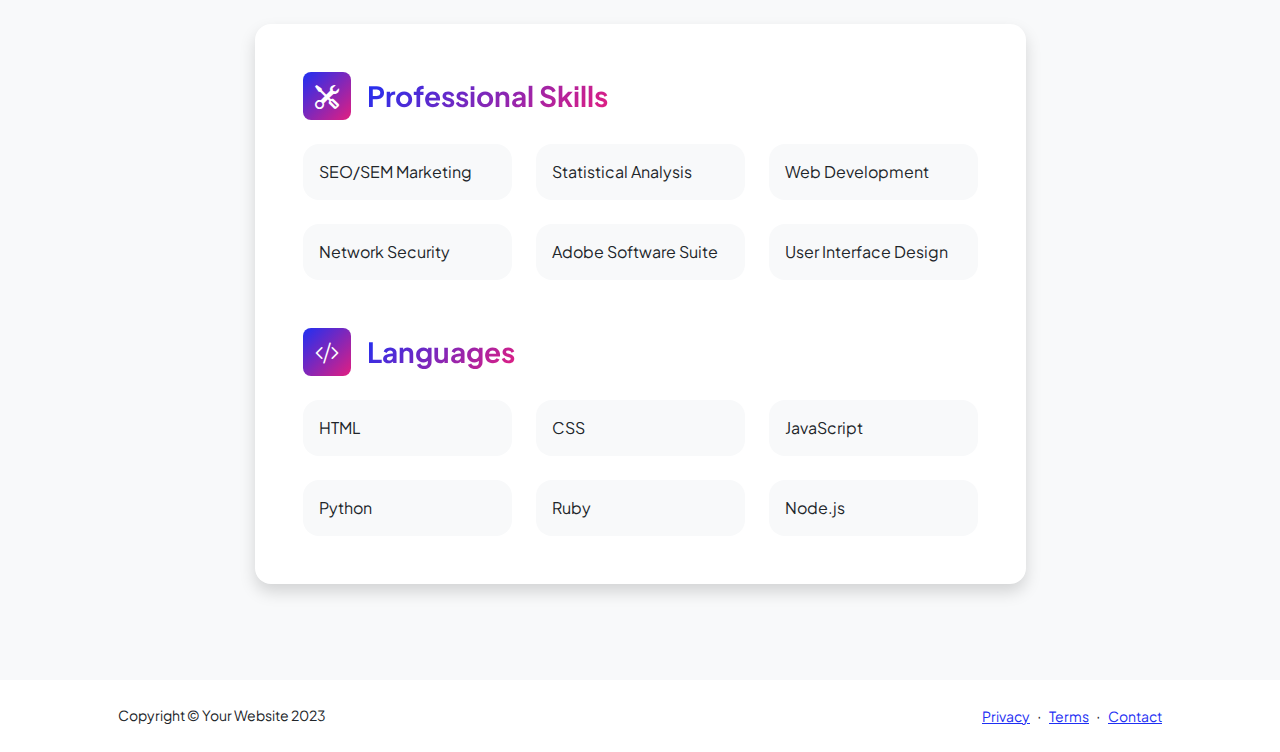
<file: music/artist/dubdown/music.html>
<!DOCTYPE html>
<html lang="en">
    <head>
        <meta charset="utf-8" />
        <meta name="viewport" content="width=device-width, initial-scale=1, shrink-to-fit=no" />
        <meta name="description" content="" />
        <meta name="author" content="" />
        <title>Personal - Start Bootstrap Template</title>
        <!-- Favicon-->
        <link rel="icon" type="image/x-icon" href="assets/favicon.ico" />
        <!-- Custom Google font-->
        <link rel="preconnect" href="https://fonts.googleapis.com" />
        <link rel="preconnect" href="https://fonts.gstatic.com" crossorigin />
        <link href="https://fonts.googleapis.com/css2?family=Plus+Jakarta+Sans:wght@100;200;300;400;500;600;700;800;900&amp;display=swap" rel="stylesheet" />
        <!-- Bootstrap icons-->
        <link href="https://cdn.jsdelivr.net/npm/bootstrap-icons@1.8.1/font/bootstrap-icons.css" rel="stylesheet" />
        <!-- Core theme CSS (includes Bootstrap)-->
        <link href="css/styles.css" rel="stylesheet" />
    </head>
    <body class="d-flex flex-column h-100 bg-light">
        <main class="flex-shrink-0">
            <!-- Navigation-->
            <nav class="navbar navbar-expand-lg navbar-light bg-white py-3">
                <div class="container px-5">
                    <a class="navbar-brand" href="index.html"><span class="fw-bolder text-primary">Start Bootstrap</span></a>
                    <button class="navbar-toggler" type="button" data-bs-toggle="collapse" data-bs-target="#navbarSupportedContent" aria-controls="navbarSupportedContent" aria-expanded="false" aria-label="Toggle navigation"><span class="navbar-toggler-icon"></span></button>
                    <div class="collapse navbar-collapse" id="navbarSupportedContent">
                        <ul class="navbar-nav ms-auto mb-2 mb-lg-0 small fw-bolder">
                            <li class="nav-item"><a class="nav-link" href="index.html">Home</a></li>
                            <li class="nav-item"><a class="nav-link" href="resume.html">Resume</a></li>
                            <li class="nav-item"><a class="nav-link" href="projects.html">Projects</a></li>
                            <li class="nav-item"><a class="nav-link" href="contact.html">Contact</a></li>
                        </ul>
                    </div>
                </div>
            </nav>
            <!-- Page Content-->
            <div class="container px-5 my-5">
                <div class="text-center mb-5">
                    <h1 class="display-5 fw-bolder mb-0"><span class="text-gradient d-inline">Resume</span></h1>
                </div>
                <div class="row gx-5 justify-content-center">
                    <div class="col-lg-11 col-xl-9 col-xxl-8">
                        <!-- Experience Section-->
                        <section>
                            <div class="d-flex align-items-center justify-content-between mb-4">
                                <h2 class="text-primary fw-bolder mb-0">Experience</h2>
                                <!-- Download resume button-->
                                <!-- Note: Set the link href target to a PDF file within your project-->
                                <a class="btn btn-primary px-4 py-3" href="#!">
                                    <div class="d-inline-block bi bi-download me-2"></div>
                                    Download Resume
                                </a>
                            </div>
                            <!-- Experience Card 1-->
                            <div class="card shadow border-0 rounded-4 mb-5">
                                <div class="card-body p-5">
                                    <div class="row align-items-center gx-5">
                                        <div class="col text-center text-lg-start mb-4 mb-lg-0">
                                            <div class="bg-light p-4 rounded-4">
                                                <div class="text-primary fw-bolder mb-2">2019 - Present</div>
                                                <div class="small fw-bolder">Web Developer</div>
                                                <div class="small text-muted">Stark Industries</div>
                                                <div class="small text-muted">Los Angeles, CA</div>
                                            </div>
                                        </div>
                                        <div class="col-lg-8"><div>Lorem ipsum dolor sit amet consectetur adipisicing elit. Delectus laudantium, voluptatem quis repellendus eaque sit animi illo ipsam amet officiis corporis sed aliquam non voluptate corrupti excepturi maxime porro fuga.</div></div>
                                    </div>
                                </div>
                            </div>
                            <!-- Experience Card 2-->
                            <div class="card shadow border-0 rounded-4 mb-5">
                                <div class="card-body p-5">
                                    <div class="row align-items-center gx-5">
                                        <div class="col text-center text-lg-start mb-4 mb-lg-0">
                                            <div class="bg-light p-4 rounded-4">
                                                <div class="text-primary fw-bolder mb-2">2017 - 2019</div>
                                                <div class="small fw-bolder">SEM Specialist</div>
                                                <div class="small text-muted">Wayne Enterprises</div>
                                                <div class="small text-muted">Gotham City, NY</div>
                                            </div>
                                        </div>
                                        <div class="col-lg-8"><div>Lorem ipsum dolor sit amet consectetur adipisicing elit. Delectus laudantium, voluptatem quis repellendus eaque sit animi illo ipsam amet officiis corporis sed aliquam non voluptate corrupti excepturi maxime porro fuga.</div></div>
                                    </div>
                                </div>
                            </div>
                        </section>
                        <!-- Education Section-->
                        <section>
                            <h2 class="text-secondary fw-bolder mb-4">Education</h2>
                            <!-- Education Card 1-->
                            <div class="card shadow border-0 rounded-4 mb-5">
                                <div class="card-body p-5">
                                    <div class="row align-items-center gx-5">
                                        <div class="col text-center text-lg-start mb-4 mb-lg-0">
                                            <div class="bg-light p-4 rounded-4">
                                                <div class="text-secondary fw-bolder mb-2">2015 - 2017</div>
                                                <div class="mb-2">
                                                    <div class="small fw-bolder">Barnett College</div>
                                                    <div class="small text-muted">Fairfield, NY</div>
                                                </div>
                                                <div class="fst-italic">
                                                    <div class="small text-muted">Master's</div>
                                                    <div class="small text-muted">Web Development</div>
                                                </div>
                                            </div>
                                        </div>
                                        <div class="col-lg-8"><div>Lorem ipsum dolor sit amet consectetur adipisicing elit. Delectus laudantium, voluptatem quis repellendus eaque sit animi illo ipsam amet officiis corporis sed aliquam non voluptate corrupti excepturi maxime porro fuga.</div></div>
                                    </div>
                                </div>
                            </div>
                            <!-- Education Card 2-->
                            <div class="card shadow border-0 rounded-4 mb-5">
                                <div class="card-body p-5">
                                    <div class="row align-items-center gx-5">
                                        <div class="col text-center text-lg-start mb-4 mb-lg-0">
                                            <div class="bg-light p-4 rounded-4">
                                                <div class="text-secondary fw-bolder mb-2">2011 - 2015</div>
                                                <div class="mb-2">
                                                    <div class="small fw-bolder">ULA</div>
                                                    <div class="small text-muted">Los Angeles, CA</div>
                                                </div>
                                                <div class="fst-italic">
                                                    <div class="small text-muted">Undergraduate</div>
                                                    <div class="small text-muted">Computer Science</div>
                                                </div>
                                            </div>
                                        </div>
                                        <div class="col-lg-8"><div>Lorem ipsum dolor sit amet consectetur adipisicing elit. Delectus laudantium, voluptatem quis repellendus eaque sit animi illo ipsam amet officiis corporis sed aliquam non voluptate corrupti excepturi maxime porro fuga.</div></div>
                                    </div>
                                </div>
                            </div>
                        </section>
                        <!-- Divider-->
                        <div class="pb-5"></div>
                        <!-- Skills Section-->
                        <section>
                            <!-- Skillset Card-->
                            <div class="card shadow border-0 rounded-4 mb-5">
                                <div class="card-body p-5">
                                    <!-- Professional skills list-->
                                    <div class="mb-5">
                                        <div class="d-flex align-items-center mb-4">
                                            <div class="feature bg-primary bg-gradient-primary-to-secondary text-white rounded-3 me-3"><i class="bi bi-tools"></i></div>
                                            <h3 class="fw-bolder mb-0"><span class="text-gradient d-inline">Professional Skills</span></h3>
                                        </div>
                                        <div class="row row-cols-1 row-cols-md-3 mb-4">
                                            <div class="col mb-4 mb-md-0"><div class="d-flex align-items-center bg-light rounded-4 p-3 h-100">SEO/SEM Marketing</div></div>
                                            <div class="col mb-4 mb-md-0"><div class="d-flex align-items-center bg-light rounded-4 p-3 h-100">Statistical Analysis</div></div>
                                            <div class="col"><div class="d-flex align-items-center bg-light rounded-4 p-3 h-100">Web Development</div></div>
                                        </div>
                                        <div class="row row-cols-1 row-cols-md-3">
                                            <div class="col mb-4 mb-md-0"><div class="d-flex align-items-center bg-light rounded-4 p-3 h-100">Network Security</div></div>
                                            <div class="col mb-4 mb-md-0"><div class="d-flex align-items-center bg-light rounded-4 p-3 h-100">Adobe Software Suite</div></div>
                                            <div class="col"><div class="d-flex align-items-center bg-light rounded-4 p-3 h-100">User Interface Design</div></div>
                                        </div>
                                    </div>
                                    <!-- Languages list-->
                                    <div class="mb-0">
                                        <div class="d-flex align-items-center mb-4">
                                            <div class="feature bg-primary bg-gradient-primary-to-secondary text-white rounded-3 me-3"><i class="bi bi-code-slash"></i></div>
                                            <h3 class="fw-bolder mb-0"><span class="text-gradient d-inline">Languages</span></h3>
                                        </div>
                                        <div class="row row-cols-1 row-cols-md-3 mb-4">
                                            <div class="col mb-4 mb-md-0"><div class="d-flex align-items-center bg-light rounded-4 p-3 h-100">HTML</div></div>
                                            <div class="col mb-4 mb-md-0"><div class="d-flex align-items-center bg-light rounded-4 p-3 h-100">CSS</div></div>
                                            <div class="col"><div class="d-flex align-items-center bg-light rounded-4 p-3 h-100">JavaScript</div></div>
                                        </div>
                                        <div class="row row-cols-1 row-cols-md-3">
                                            <div class="col mb-4 mb-md-0"><div class="d-flex align-items-center bg-light rounded-4 p-3 h-100">Python</div></div>
                                            <div class="col mb-4 mb-md-0"><div class="d-flex align-items-center bg-light rounded-4 p-3 h-100">Ruby</div></div>
                                            <div class="col"><div class="d-flex align-items-center bg-light rounded-4 p-3 h-100">Node.js</div></div>
                                        </div>
                                    </div>
                                </div>
                            </div>
                        </section>
                    </div>
                </div>
            </div>
        </main>
        <!-- Footer-->
        <footer class="bg-white py-4 mt-auto">
            <div class="container px-5">
                <div class="row align-items-center justify-content-between flex-column flex-sm-row">
                    <div class="col-auto"><div class="small m-0">Copyright &copy; Your Website 2023</div></div>
                    <div class="col-auto">
                        <a class="small" href="#!">Privacy</a>
                        <span class="mx-1">&middot;</span>
                        <a class="small" href="#!">Terms</a>
                        <span class="mx-1">&middot;</span>
                        <a class="small" href="#!">Contact</a>
                    </div>
                </div>
            </div>
        </footer>
        <!-- Bootstrap core JS-->
        <script src="https://cdn.jsdelivr.net/npm/bootstrap@5.2.3/dist/js/bootstrap.bundle.min.js"></script>
        <!-- Core theme JS-->
        <script src="js/scripts.js"></script>
    </body>
</html>
</file>
